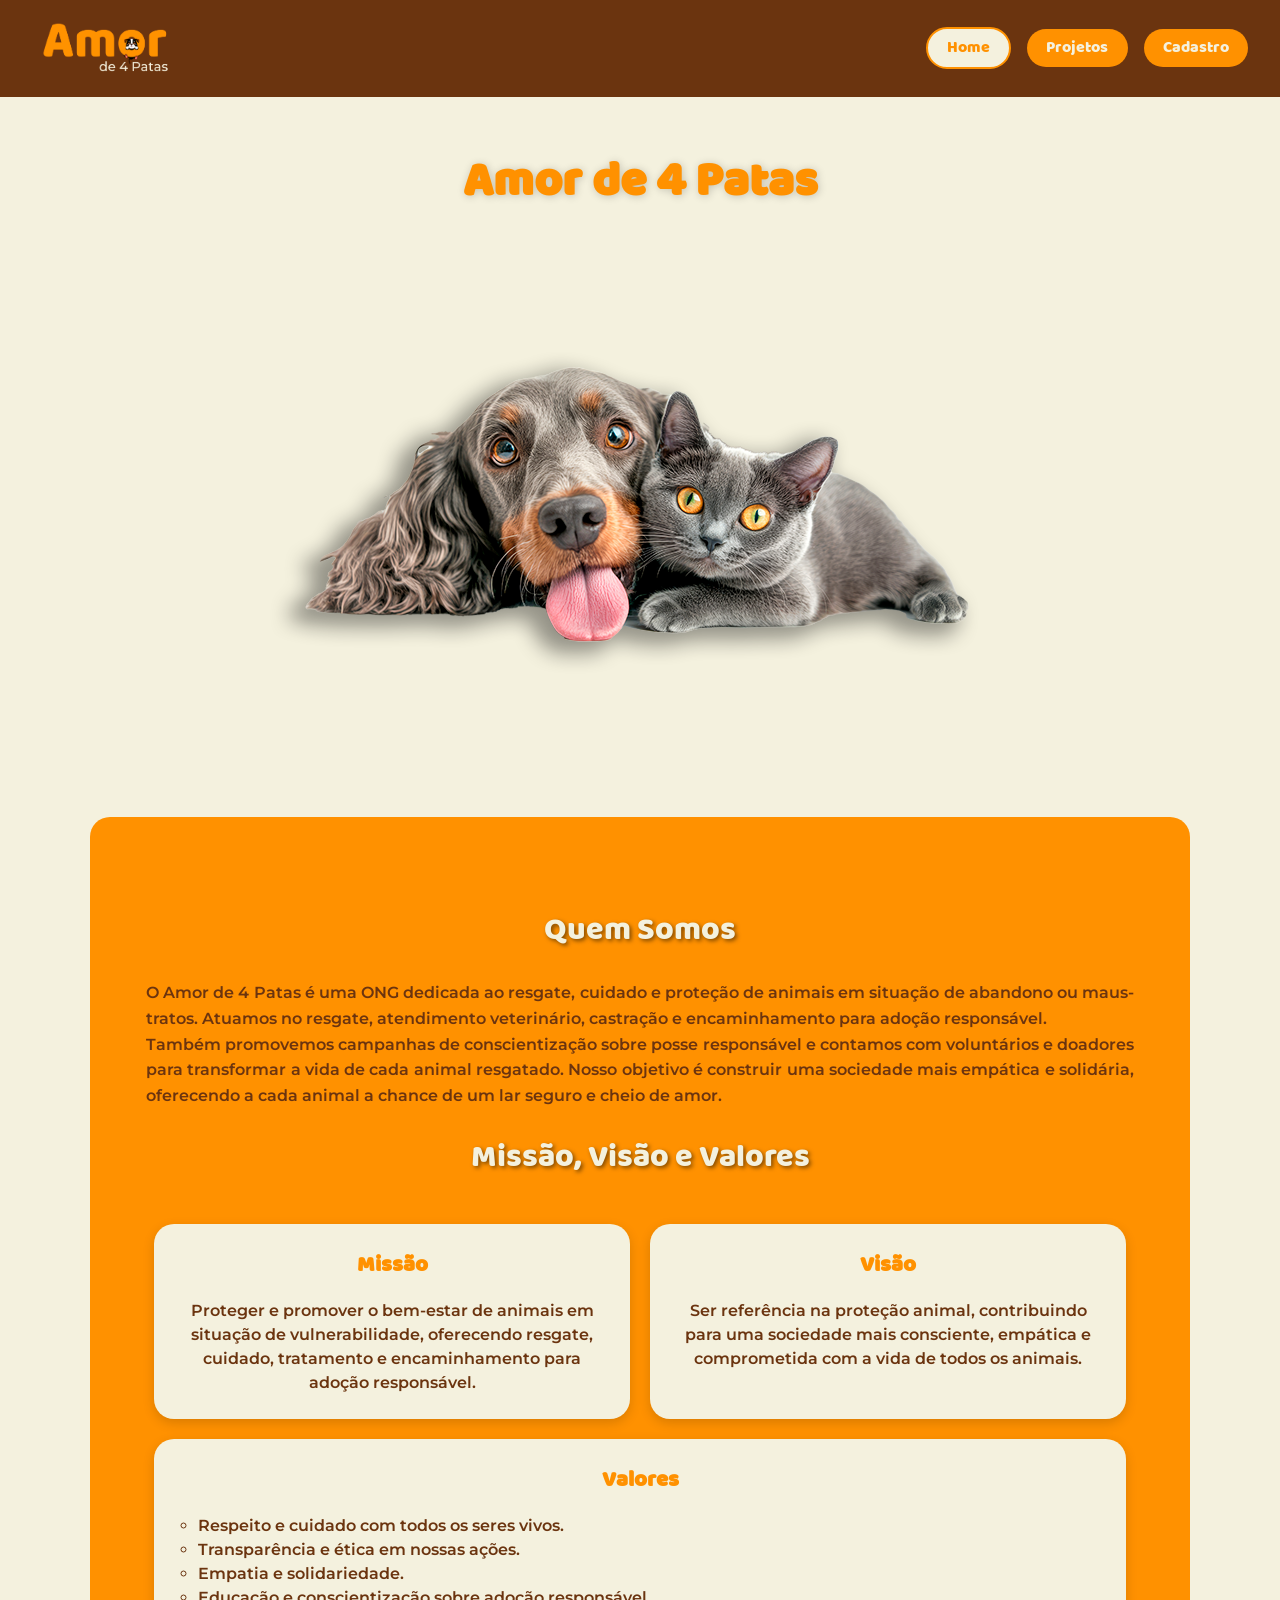
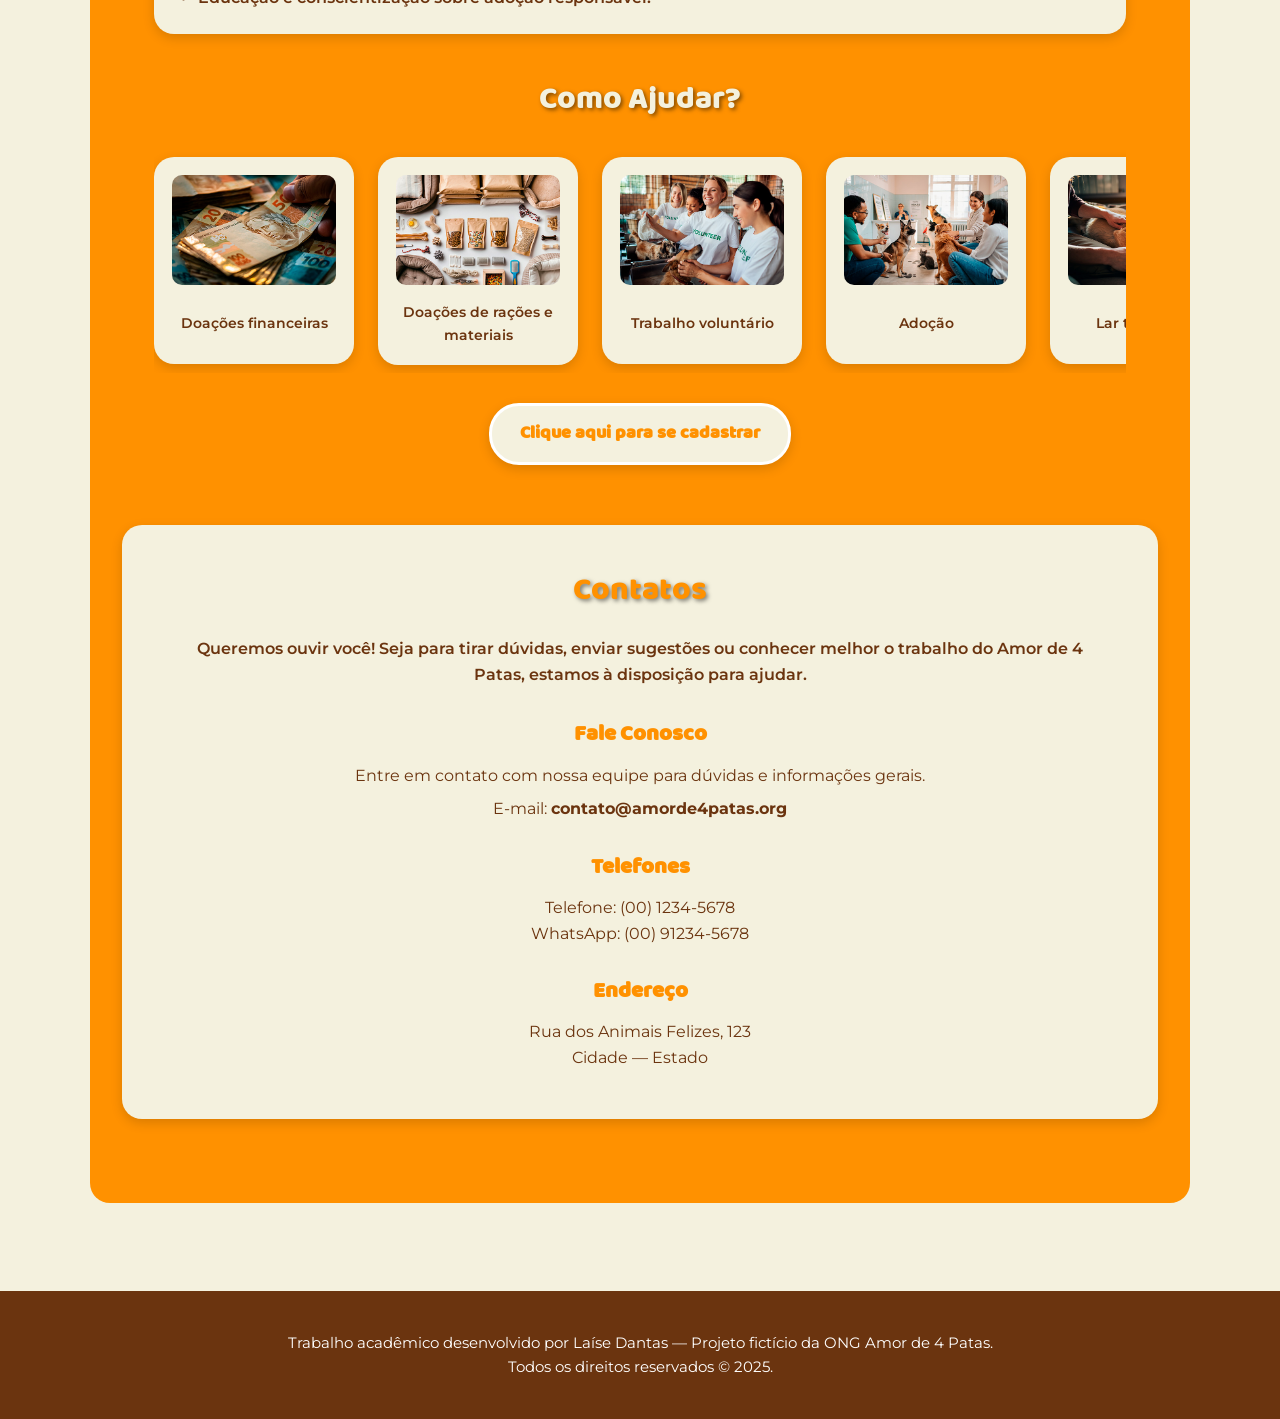
<file: index.html>
<!DOCTYPE html>
<html lang="pt-br">

<head>
    <meta charset="UTF-8">
    <meta name="viewport" content="width=device-width, initial-scale=1.0">
    <title>ONG Amor de 4 Patas</title>
    <link rel="shortcut icon" href="imagens/logo-favicon/favicon.ico" type="image/x-icon">
    <link rel="stylesheet" href="css/estilos.css">
    <link rel="preconnect" href="https://fonts.googleapis.com">
    <link rel="preconnect" href="https://fonts.gstatic.com" crossorigin>
    <link href="https://fonts.googleapis.com/css2?family=Montserrat:ital,wght@0,100..900;1,100..900&display=swap" rel="stylesheet">
</head>

<body class="page">
    <!-- Cabeçalho -->
    <header class="header">
        <div class="header__logo">
            <img src="imagens/logo-favicon/Sem título-1-01.png" alt="Ícone de cachorro">
        </div>

        <!-- Checkbox hack -->
        <input type="checkbox" id="menu-toggle" class="menu-toggle" />
        <label for="menu-toggle" class="hamburger">
            <span></span>
            <span></span>
            <span></span>
        </label>

        <nav class="header__nav">
            <a href="index.html" class="btn-nav ativo">Home</a>
            <a href="projetos.html" class="btn-nav">Projetos</a>
            <a href="cadastro.html" class="btn-nav">Cadastro</a>
        </nav>
    </header>

    <!-- Conteúdo principal -->
    <main>
        <h1 class="header-title">Amor de 4 Patas</h1>
        <img src="imagens/home/imagem-home-desk.png" alt="Imagem principal" class="home-img">

        <!-- Seção Quem Somos -->
        <div class="principal">
            <section class="quem-somos">
                <h2>Quem Somos</h2>
                <p>
                    O Amor de 4 Patas é uma ONG dedicada ao resgate, cuidado e proteção de animais em situação de abandono ou maus-tratos.
                    Atuamos no resgate, atendimento veterinário, castração e encaminhamento para adoção responsável.<br>
                    Também promovemos campanhas de conscientização sobre posse responsável e contamos com voluntários e doadores para transformar a vida de cada animal resgatado.
                    Nosso objetivo é construir uma sociedade mais empática e solidária, oferecendo a cada animal a chance de um lar seguro e cheio de amor.
                </p>
            </section>

            <!-- Seção Missão, Visão e Valores -->
            <h2>Missão, Visão e Valores</h2>
            <section class="mvv">
                <article class="box-missao">
                    <h3>Missão</h3>
                    <p>Proteger e promover o bem-estar de animais em situação de vulnerabilidade, oferecendo resgate, cuidado, tratamento e encaminhamento para adoção responsável.</p>
                </article>
                <article class="box-visao">
                    <h3>Visão</h3>
                    <p>Ser referência na proteção animal, contribuindo para uma sociedade mais consciente, empática e comprometida com a vida de todos os animais.</p>
                </article>
                <article class="box-valores">
                    <h3>Valores</h3>
                    <ul>
                        <li>Respeito e cuidado com todos os seres vivos.</li>
                        <li>Transparência e ética em nossas ações.</li>
                        <li>Empatia e solidariedade.</li>
                        <li>Educação e conscientização sobre adoção responsável.</li>
                    </ul>
                </article>
            </section>

            <!-- Seção Como Ajudar -->
            <section class="como-ajudar">
                <h2>Como Ajudar?</h2>

                <div class="cards-container">
                    <div class="card">
                        <img src="imagens/como-ajudar/doacao.jpg" alt="Doações financeiras">
                        <p>Doações financeiras</p>
                    </div>

                    <div class="card">
                        <img src="imagens/como-ajudar/racao.jpg" alt="Doações de rações e materiais">
                        <p>Doações de rações e materiais</p>
                    </div>

                    <div class="card">
                        <img src="imagens/como-ajudar/voluntario.jpg" alt="Trabalho voluntário">
                        <p>Trabalho voluntário</p>
                    </div>

                    <div class="card">
                        <img src="imagens/como-ajudar/adocao.jpg" alt="Adoção">
                        <p>Adoção</p>
                    </div>

                    <div class="card">
                        <img src="imagens/como-ajudar/lar-temporario.jpg" alt="Lar temporário">
                        <p>Lar temporário</p>
                    </div>
                </div>

                <a class="cta-cadastro" href="cadastro.html">Clique aqui para se cadastrar</a>
            </section>

            <!-- Seção Contatos -->
            <section class="contatos">
                <h2>Contatos</h2>
                <p class="contatos-intro">
                    Queremos ouvir você! Seja para tirar dúvidas, enviar sugestões ou conhecer melhor o trabalho do Amor de 4 Patas, estamos à disposição para ajudar.
                </p>

                <div class="contatos-container">
                    <div class="contato-card">
                        <h3>Fale Conosco</h3>
                        <p>Entre em contato com nossa equipe para dúvidas e informações gerais.</p>
                        <p>E-mail: <strong>contato@amorde4patas.org</strong></p>
                    </div>

                    <div class="contato-card">
                        <h3>Telefones</h3>
                        <ul>
                            <li>Telefone: (00) 1234-5678</li>
                            <li>WhatsApp: (00) 91234-5678</li>
                        </ul>
                    </div>

                    <div class="contato-card">
                        <h3>Endereço</h3>
                        <p>Rua dos Animais Felizes, 123<br>Cidade — Estado</p>
                    </div>
                </div>
            </section>
        </div>
    </main>

    <!-- Rodapé -->
    <footer>
        <p>Trabalho acadêmico desenvolvido por Laíse Dantas — Projeto fictício da ONG Amor de 4 Patas.<br>
            Todos os direitos reservados © 2025.</p>
    </footer>
</body>

</html>
</file>
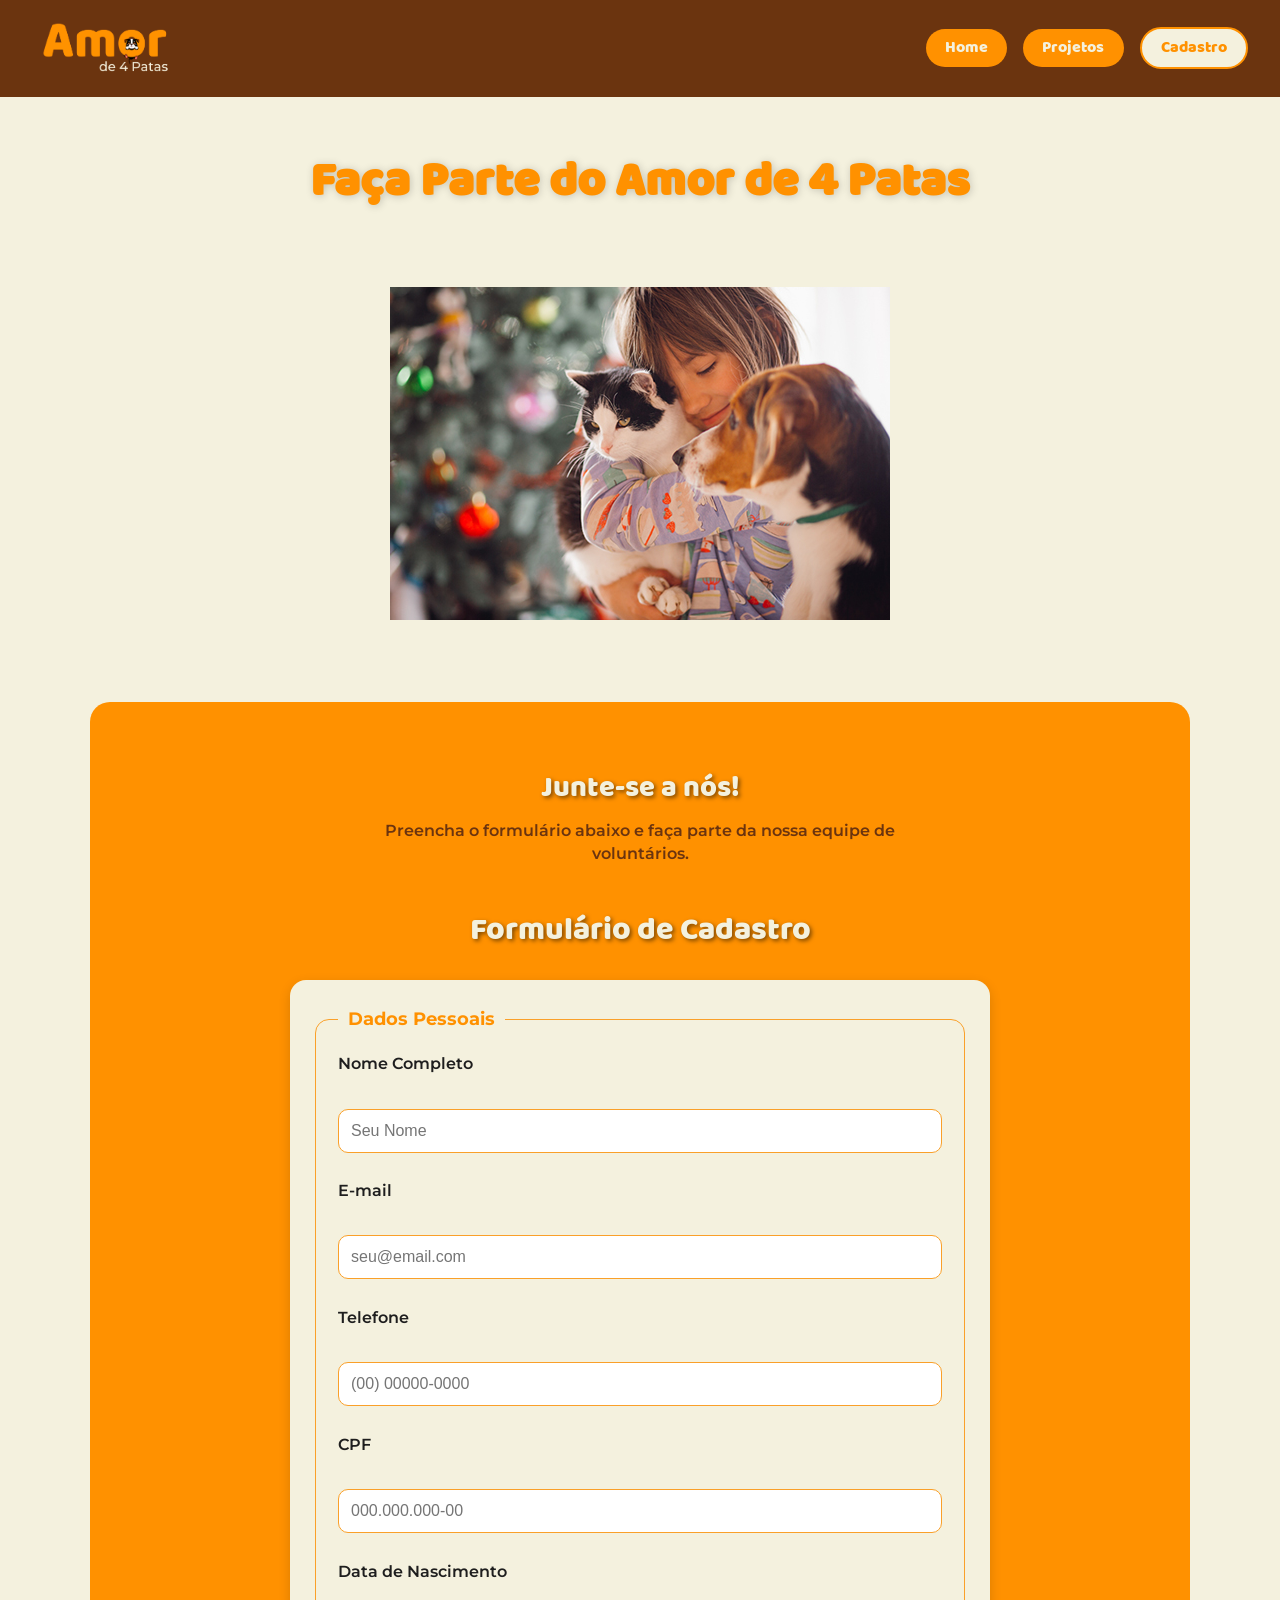
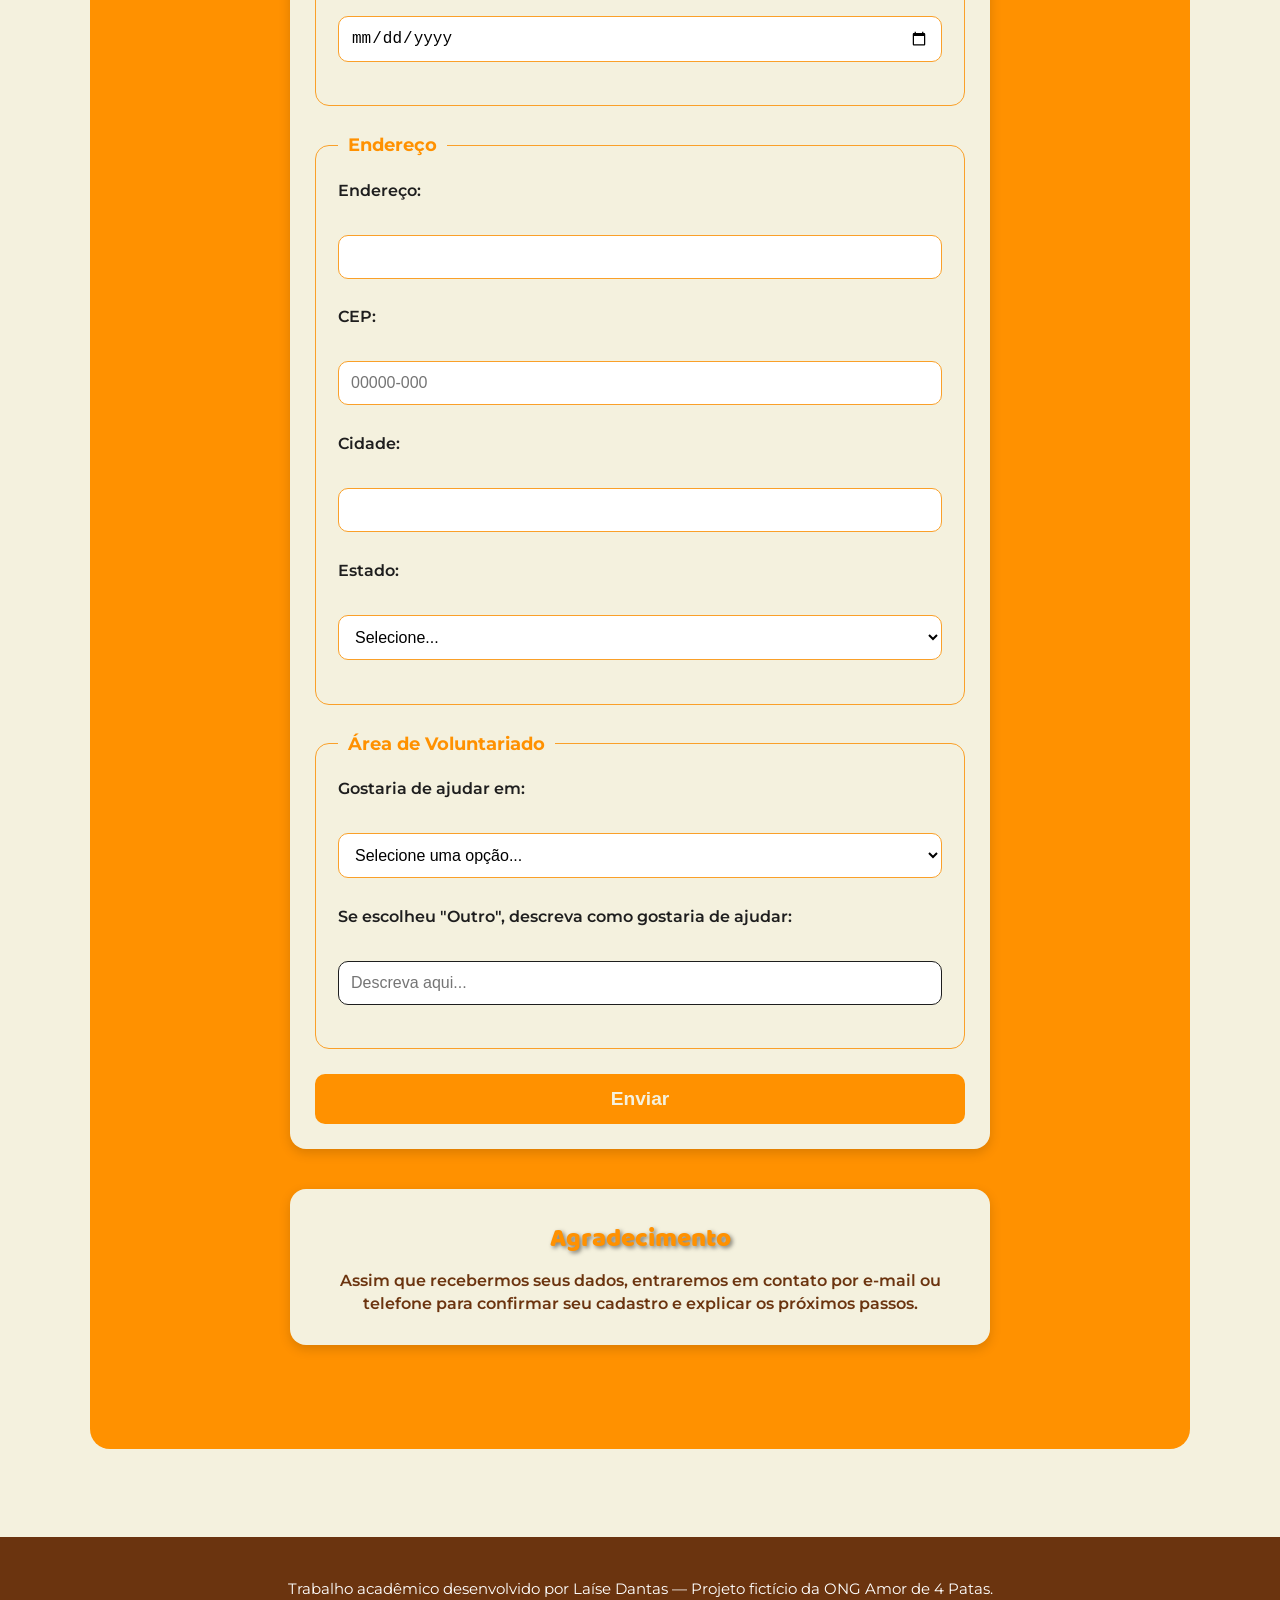
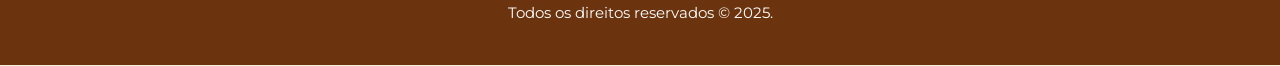
<file: cadastro.html>
<!DOCTYPE html>
<html lang="pt-br">

<head>
    <meta charset="UTF-8">
    <meta name="viewport" content="width=device-width, initial-scale=1.0">
    <title>ONG Amor de Patas</title>
    <link rel="shortcut icon" href="imagens/logo-favicon/favicon.ico" type="image/x-icon">
    <link rel="stylesheet" href="css/estilos.css">
    <link rel="preconnect" href="https://fonts.googleapis.com">
    <link rel="preconnect" href="https://fonts.gstatic.com" crossorigin>
    <link href="https://fonts.googleapis.com/css2?family=Montserrat:ital,wght@0,100..900;1,100..900&display=swap"
        rel="stylesheet">
</head>

<body class="page">
    <!-- Cabeçalho com título e menu de navegação -->
    <header class="header">
        <div class="header__logo">
            <img src="imagens/logo-favicon/Sem título-1-01.png" alt="Ícone cachorro">
        </div>

        <!-- Checkbox hack -->
        <input type="checkbox" id="menu-toggle" class="menu-toggle" />
        <label for="menu-toggle" class="hamburger">
            <span></span>
            <span></span>
            <span></span>
        </label>

        <nav class="header__nav">
            <a href="index.html" class="btn-nav">Home</a>
            <a href="projetos.html" class="btn-nav">Projetos</a>
            <a href="cadastro.html" class="btn-nav ativo">Cadastro</a>
        </nav>
    </header>

    <!-- Conteúdo principal -->
    <main>
        <!-- Seção de imagem responsiva -->
        <h1 class="header-title">Faça Parte do Amor de 4 Patas</h1>
        <img src="imagens/cadastro/cadastro-desktop.jpg" alt="Cadastro" class="img-fundo">

        <!-- Seção de introdução ao formulário -->
        <div class="principal">
            <section>
                <h2 class="form-titulo">Junte-se a nós!</h2>
                <p class="form-sub">
                    Preencha o formulário abaixo e faça parte da nossa equipe de voluntários.
                </p>
            </section>

            <!-- Seção do formulário de cadastro -->
            <section>
                <h2>Formulário de Cadastro</h2>

                <form action="https://formspree.io/f/xpwykown" method="POST">
                    <!-- DADOS PESSOAIS -->
                    <fieldset>
                        <legend>Dados Pessoais</legend>
                        <label for="nome">Nome Completo</label><br>
                        <input type="text" id="nome" name="nome" placeholder="Seu Nome" required><br><br>

                        <label for="email">E-mail</label><br>
                        <input type="email" id="email" name="email" placeholder="seu@email.com" required><br><br>

                        <label for="telefone">Telefone</label><br>
                        <input type="tel" id="telefone" name="telefone" pattern="\(\d{2}\)\s?\d{4,5}-\d{4}"
                            placeholder="(00) 00000-0000" required><br><br>

                        <label for="cpf">CPF</label><br>
                        <input type="text" id="cpf" name="cpf" pattern="\d{3}\.\d{3}\.\d{3}-\d{2}"
                            placeholder="000.000.000-00" required><br><br>

                        <label for="nascimento">Data de Nascimento</label><br>
                        <input type="date" id="nascimento" name="nascimento" required><br><br>
                    </fieldset>

                    <!-- ENDEREÇO -->
                    <fieldset>
                        <legend>Endereço</legend>
                        <label for="endereco">Endereço:</label><br>
                        <input type="text" id="endereco" name="endereco" required><br><br>

                        <label for="cep">CEP:</label><br>
                        <input type="text" id="cep" name="cep" pattern="\d{5}-\d{3}" placeholder="00000-000" required><br><br>

                        <label for="cidade">Cidade:</label><br>
                        <input type="text" id="cidade" name="cidade" required><br><br>

                        <label for="estado">Estado:</label><br>
                        <select id="estado" name="estado" required>
                            <option value="">Selecione...</option>
                            <option value="AC">Acre</option>
                            <option value="AL">Alagoas</option>
                            <option value="AP">Amapá</option>
                            <option value="AM">Amazonas</option>
                            <option value="BA">Bahia</option>
                            <option value="CE">Ceará</option>
                            <option value="DF">Distrito Federal</option>
                            <option value="ES">Espírito Santo</option>
                            <option value="GO">Goiás</option>
                            <option value="MA">Maranhão</option>
                            <option value="MT">Mato Grosso</option>
                            <option value="MS">Mato Grosso do Sul</option>
                            <option value="MG">Minas Gerais</option>
                            <option value="PA">Pará</option>
                            <option value="PB">Paraíba</option>
                            <option value="PR">Paraná</option>
                            <option value="PE">Pernambuco</option>
                            <option value="PI">Piauí</option>
                            <option value="RJ">Rio de Janeiro</option>
                            <option value="RN">Rio Grande do Norte</option>
                            <option value="RS">Rio Grande do Sul</option>
                            <option value="RO">Rondônia</option>
                            <option value="RR">Roraima</option>
                            <option value="SC">Santa Catarina</option>
                            <option value="SP">São Paulo</option>
                            <option value="SE">Sergipe</option>
                            <option value="TO">Tocantins</option>
                        </select><br><br>
                    </fieldset>

                    <!-- VOLUNTARIADO -->
                    <fieldset>
                        <legend>Área de Voluntariado</legend>
                        <label for="ajuda">Gostaria de ajudar em:</label><br>
                        <select id="ajuda" name="ajuda" required>
                            <option value="">Selecione uma opção...</option>
                            <option value="resgate">Resgate de animais</option>
                            <option value="abrigo">Cuidado em abrigos</option>
                            <option value="eventos">Eventos e campanhas</option>
                            <option value="veterinario">Veterinário</option>
                            <option value="midia">Mídias e divulgação</option>
                            <option value="lar temporario">Lar Temporário</option>
                            <option value="outro">Outro</option>
                        </select><br><br>

                        <label for="ajuda_outro">Se escolheu "Outro", descreva como gostaria de ajudar:</label><br>
                        <input type="text" id="ajuda_outro" name="ajuda_outro" placeholder="Descreva aqui..."><br><br>
                    </fieldset>

                    <!-- BOTÃO DE ENVIO -->
                    <button type="submit">Enviar</button>
                </form>
            </section>

            <!-- Seção de agradecimento -->
            <section class="agradecimento-section">
                <h2>Agradecimento</h2>
                <p>
                    Assim que recebermos seus dados, entraremos em contato por e-mail ou telefone para confirmar seu
                    cadastro e explicar os próximos passos.
                </p>
            </section>

        </div>

    </main>

    <!-- Rodapé -->
    <footer>
        <p>
            Trabalho acadêmico desenvolvido por Laíse Dantas — Projeto fictício da ONG Amor de 4 Patas.<br>
            Todos os direitos reservados © 2025.
        </p>
    </footer>
</body>

</html>
</file>
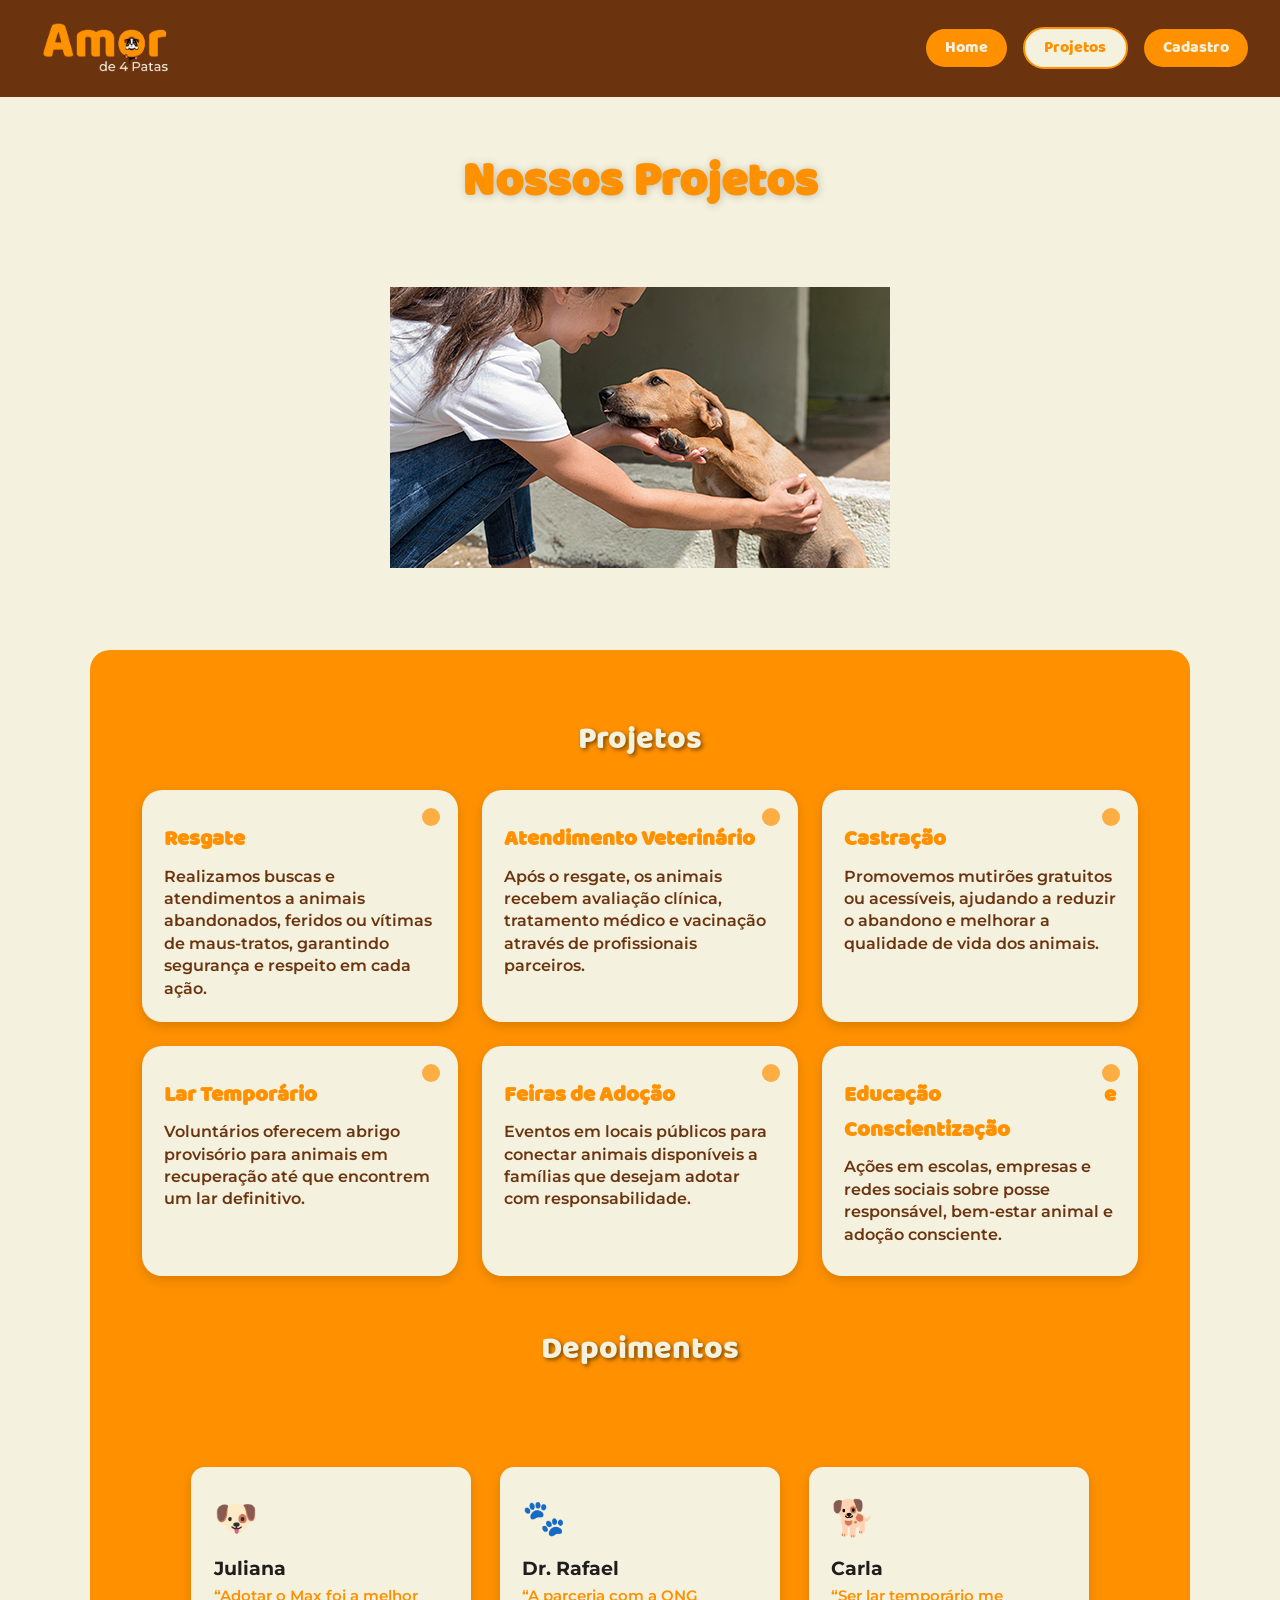
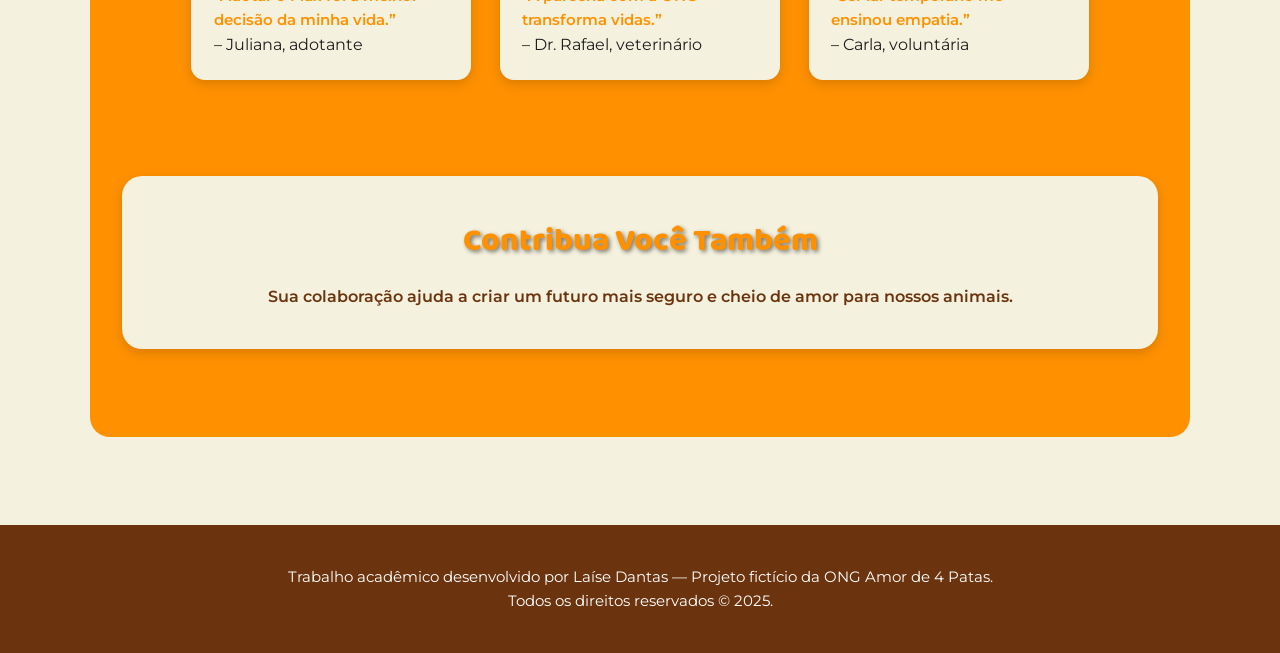
<file: projetos.html>
<!DOCTYPE html>
<html lang="pt-br">

<head>
    <meta charset="UTF-8">
    <meta name="viewport" content="width=device-width, initial-scale=1.0">
    <title>ONG Amor de Patas</title>
    <link rel="shortcut icon" href="imagens/logo-favicon/favicon.ico" type="image/x-icon">
    <link rel="stylesheet" href="css/estilos.css">
    <link rel="preconnect" href="https://fonts.googleapis.com">
    <link rel="preconnect" href="https://fonts.gstatic.com" crossorigin>
    <link href="https://fonts.googleapis.com/css2?family=Montserrat:ital,wght@0,100..900;1,100..900&display=swap"
        rel="stylesheet">
</head>

<body class="page">
    <!-- Cabeçalho com título e menu de navegação -->
    <header class="header">
        <div class="header__logo">
            <img src="imagens/logo-favicon/Sem título-1-01.png" alt="Ícone cachorro">
        </div>

        <!-- Checkbox hack -->
        <input type="checkbox" id="menu-toggle" class="menu-toggle" />
        <label for="menu-toggle" class="hamburger">
            <span></span>
            <span></span>
            <span></span>
        </label>

        <nav class="header__nav">
            <a href="index.html" class="btn-nav">Home</a>
            <a href="projetos.html" class="btn-nav ativo">Projetos</a>
            <a href="cadastro.html" class="btn-nav">Cadastro</a>
        </nav>
    </header>

    <!-- Conteúdo principal -->
    <main>
        <!-- Seção de imagem responsiva -->
        <h1 class="header-title">Nossos Projetos</h1>
        <img src="imagens/projetos/projetos-desktop.jpg" alt="Projetos" class="img-fundo">

        <!-- Seção de descrição dos projetos -->
        <div class="principal">
            <section class="projetos">
                <h2>Projetos</h2>

                <div class="lista-projetos">

                    <article class="card-projeto">
                        <span class="icon"></span>
                        <h3>Resgate</h3>
                        <p>
                            Realizamos buscas e atendimentos a animais abandonados, feridos ou vítimas de maus-tratos,
                            garantindo segurança e respeito em cada ação.
                        </p>
                    </article>

                    <article class="card-projeto">
                        <span class="icon"></span>
                        <h3>Atendimento Veterinário</h3>
                        <p>
                            Após o resgate, os animais recebem avaliação clínica, tratamento médico e vacinação através
                            de profissionais parceiros.
                        </p>
                    </article>

                    <article class="card-projeto">
                        <span class="icon"></span>
                        <h3>Castração</h3>
                        <p>
                            Promovemos mutirões gratuitos ou acessíveis, ajudando a reduzir o abandono e melhorar a
                            qualidade de vida dos animais.
                        </p>
                    </article>

                    <article class="card-projeto">
                        <span class="icon"></span>
                        <h3>Lar Temporário</h3>
                        <p>
                            Voluntários oferecem abrigo provisório para animais em recuperação até que encontrem um lar
                            definitivo.
                        </p>
                    </article>

                    <article class="card-projeto">
                        <span class="icon"></span>
                        <h3>Feiras de Adoção</h3>
                        <p>
                            Eventos em locais públicos para conectar animais disponíveis a famílias que desejam adotar
                            com responsabilidade.
                        </p>
                    </article>

                    <article class="card-projeto">
                        <span class="icon"></span>
                        <h3>Educação e Conscientização</h3>
                        <p>
                            Ações em escolas, empresas e redes sociais sobre posse responsável, bem-estar animal e
                            adoção consciente.
                        </p>
                    </article>

                </div>
            </section>

            <h2 class="depoimentos-title">Depoimentos</h2>

            <section class="depoimentos">

                <!-- Juliana -->
                <details class="card-depoimento">
                    <summary>
                        <div class="emoji">🐶</div>
                        <h3>Juliana</h3>
                        <blockquote>
                            <p>“Adotar o Max foi a melhor decisão da minha vida.”</p>
                        </blockquote>
                        <p class="autor">– Juliana, adotante</p>
                    </summary>

                    <div class="texto-completo">
                        Conheci a ONG Amor de 4 Patas em uma feira de adoção. O Max estava tímido,
                        mas bastou um olhar para eu saber que ele seria parte da minha família.
                        Hoje ele é meu companheiro inseparável, e sou grata por todo o cuidado
                        que ele recebeu antes de chegar até mim.
                    </div>
                </details>

                <!-- Rafael -->
                <details class="card-depoimento">
                    <summary>
                        <div class="emoji">🐾</div>
                        <h3>Dr. Rafael</h3>
                        <blockquote>
                            <p>“A parceria com a ONG transforma vidas.”</p>
                        </blockquote>
                        <p class="autor">– Dr. Rafael, veterinário</p>
                    </summary>

                    <div class="texto-completo">
                        Trabalhar com a equipe da ONG é inspirador. Eles tratam cada animal com
                        respeito e dedicação, fazendo um trabalho essencial para a saúde pública
                        e o bem-estar animal. É mais que voluntariado — é propósito.
                    </div>
                </details>

                <!-- Carla -->
                <details class="card-depoimento">
                    <summary>
                        <div class="emoji">🐕</div>
                        <h3>Carla</h3>
                        <blockquote>
                            <p>“Ser lar temporário me ensinou empatia.”</p>
                        </blockquote>
                        <p class="autor">– Carla, voluntária</p>
                    </summary>

                    <div class="texto-completo">
                        Já acolhi cinco animais em casa, e cada um deixou sua marca. Saber que pude
                        oferecer conforto e segurança até que encontrassem uma família é algo que
                        carrego com orgulho. A ONG me deu suporte em cada etapa.
                    </div>
                </details>

            </section>


            <!-- Seção de incentivo à colaboração -->
            <section class="cta-contribua">
                <h2>Contribua Você Também</h2>
                <p>Sua colaboração ajuda a criar um futuro mais seguro e cheio de amor para nossos animais.</p>
            </section>

        </div>

    </main>

    <!-- Rodapé -->
    <footer>
        <p>
            Trabalho acadêmico desenvolvido por Laíse Dantas — Projeto fictício da ONG Amor de 4 Patas.<br>
            Todos os direitos reservados © 2025.
        </p>
    </footer>
</body>

</html>
</file>
<file: css/estilos.css>
/* ---------- RESET & VARS ---------- */
* {
    margin: 0;
    padding: 0;
    box-sizing: border-box;
}

@font-face {
    font-family: 'Baloo';
    src: url('../fontes/Baloo-Regular.ttf') format('truetype');
    font-weight: 400;
    font-style: normal;
    font-display: swap;
}

:root {
    /* Cores */
    --color-primary-1: #ff9100;
    --color-primary-2: #faa029;
    --color-secondary-1: #6b340f;
    --color-secondary-2: #1e1e1e;
    --color-secondary-3: #a1480d;
    --color-neutral-1: #f4f1de;
    --color-neutral-2: #ffffff;
    --color-neutral-3: #000000;

    /* Sombras */
    --shadow-soft: 0 4px 12px rgba(0, 0, 0, 0.15);
    --hover-shadow: 0 8px 15px rgba(0, 0, 0, 0.192);

    /* Fontes */
    --font-primary: 'Baloo', sans-serif;
    --font-secondary: 'Montserrat', sans-serif;

    /* Tipografia */
    --fs-xs: 0.75rem;
    --fs-sm: 0.875rem;
    --fs-md: 1rem;
    --fs-lg: 1.375rem;
    --fs-xl: 2rem;
    --fs-xxl: 3rem;

    /* Espaçamentos */
    --sp-xxs: 0.25rem;
    --sp-xs: 0.5rem;
    --sp-sm: 1rem;
    --sp-md: 1.5rem;
    --sp-lg: 2rem;
    --sp-xl: 3rem;

    /* Bordas */
    --radius-sm: 6px;
    --radius-md: 12px;
    --radius-lg: 20px;

    /* Grid */
    --grid-columns: 12;
}

/* ---------- BASE ---------- */
html,
body {
    height: 100%;
}

body {
    font-family: var(--font-secondary);
    background: var(--color-neutral-1);
    color: var(--color-secondary-2);
    line-height: 1.6;
    -webkit-font-smoothing: antialiased;
    -moz-osx-font-smoothing: grayscale;
    display: flex;
    flex-direction: column;
    min-height: 100vh;
}

/* Links */
a {
    color: inherit;
    text-decoration: none;
}

/* Utility */
.container-center {
    width: 100%;
    max-width: 1200px;
    margin: 0 auto;
    padding: 0 1rem;
    box-sizing: border-box;
}

/* ---------- HEADER ---------- */
.header {
    width: 100%;
    background: var(--color-secondary-1);
    padding: 1rem 2rem;
    display: flex;
    align-items: center;
    justify-content: space-between;
    gap: 1rem;
    position: relative;
    z-index: 1000;
}

/* logo */
.header__logo {
    display: flex;
    align-items: center;
}

.header__logo img {
    width: 160px;
    max-width: 100%;
    height: auto;
    display: block;
    max-height: 68px;
    object-fit: contain;
}


/* hide the checkbox visual*/
.menu-toggle {
    display: none;
}

/* hamburger (label) */
.hamburger {
    display: none;
    align-items: center;
    justify-content: center;
    padding: 0.25rem;
    cursor: pointer;
}

.hamburger span {
    display: block;
    width: 28px;
    height: 3px;
    background: var(--color-neutral-2);
    border-radius: 3px;
    transition: transform .25s ease, opacity .25s ease;
}

/* nav (desktop) */
.header__nav {
    display: flex;
    gap: 1rem;
    align-items: center;
}

/* botões do nav */
.btn-nav {
    background-color: var(--color-primary-1);
    padding: .4rem 1.2rem;
    border-radius: 25px;
    font-family: var(--font-primary);
    color: var(--color-neutral-1);
    font-size: var(--fs-md);
    font-weight: 300;
    text-decoration: none;
    transition: transform .35s ease, box-shadow .35s ease, background-color .2s ease;
}
.btn-nav:focus {
    outline: none;
    transform: translateY(-4px);
    box-shadow: var(--hover-shadow);
    background-color: var(--color-secondary-2);
}
.btn-nav:hover {
    background-color: var(--color-secondary-2);
    transform: translateY(-4px);
    box-shadow: var(--hover-shadow);
}
.btn-nav.ativo {
    color: var(--color-primary-1);
    background: var(--color-neutral-1);
    border: 2px solid var(--color-primary-1);
}

/* ---------- MAIN / GRID ---------- */
main {
    flex: 1;
    padding: 3rem;
    display: grid;
    grid-template-columns: repeat(var(--grid-columns), 1fr);
    gap: 2rem;
    width: 100%;
    box-sizing: border-box;
}

main>* {
    grid-column: 1 / -1;
}

/* ---------- DIV PRINCIPAL---------- */
.principal {
    background-color: var(--color-primary-1);
    padding: 24px;
    margin: 40px auto;
    border-radius: var(--radius-lg);
    width: 100%;
    max-width: 1100px;
    box-sizing: border-box;
}


/* título principal */
h1.header-title {
    font-family: var(--font-primary);
    font-size: var(--fs-xxl);
    color: var(--color-primary-1);
    text-shadow: 1px 1px 8px rgba(0, 0, 0, 0.192);
    text-align: center;
    margin-bottom: 1.5rem;
}

/* sections */
section {
    margin-top: 2.5rem;
}

/* imagens responsivas */
.home-img,
.img-fundo {
    display: block;
    max-width: 100%;
    height: auto;
    margin: 10px auto;
    
}

/* ---------- QUEM SOMOS ---------- */
.quem-somos {
    padding: var(--sp-md);
    font-family: var(--font-secondary);
    font-size: var(--fs-md);
    font-weight: 600;
    color: var(--color-secondary-1);
    text-align: justify;
    background: transparent;
}

/* ---------- TÍTULOS H2 ---------- */
h2 {
    font-family: var(--font-primary);
    font-size: var(--fs-xl);
    color: var(--color-neutral-1);
    text-shadow: 2px 2px 4px rgba(0, 0, 0, 0.5);
    margin-bottom: var(--sp-md);
    text-align: center;
    font-weight: 300;
}

/* ---------- MVV (Missão/Visão/Valores) ---------- */
.mvv {
    display: flex;
    flex-wrap: wrap;
    gap: 20px;
    align-items: stretch;
}

/* ---------- CARDS MVV ---------- */
.box-missao,
.box-visao,
.box-valores {
    background: var(--color-neutral-1);
    padding: var(--sp-md);
    border-radius: var(--radius-lg);
    box-shadow: var(--shadow-soft);
    text-align: center;
    transition: transform .35s ease, box-shadow .35s ease, background-color .2s ease;
    min-width: 250px;
}

.box-missao:hover,
.box-visao:hover,
.box-valores:hover {
    transform: translateY(-4px);
    background: var(--color-neutral-2);
    box-shadow: var(--hover-shadow);
}

/* ---------- LAYOUT INTERNO ---------- */
.box-missao,
.box-visao {
    flex: 1 1 calc(50% - 20px);
}

.box-valores {
    flex: 1 1 100%;
}

/* ---------- TÍTULOS ---------- */
.box-missao h3,
.box-visao h3,
.box-valores h3 {
    font-family: var(--font-primary);
    font-size: var(--fs-lg);
    color: var(--color-primary-1);
    margin-bottom: var(--sp-sm);
}

/* ---------- CONTEÚDO ---------- */
.box-missao p,
.box-visao p,
.box-valores ul {
    font-family: var(--font-secondary);
    font-size: var(--fs-md);
    color: var(--color-secondary-1);
    line-height: 1.5;
    font-weight: 600;
}

.box-valores ul {
    list-style-type: circle;
    padding-left: 20px;
    text-align: justify;
}

/* ---------- CARDS DA HOME ---------- */
.cards-container {
    display: flex;
    gap: var(--sp-md);
    align-items: flex-start;
    padding: var(--sp-xs) 0;
    overflow-x: auto;
    -webkit-overflow-scrolling: touch;
    scroll-behavior: smooth;
    width: 100%;
}

.cards-container a {
    flex: 0 0 auto;
    display: block;
    text-decoration: none;
    color: inherit;
}

.card {
    background: var(--color-neutral-1);
    color: var(--color-secondary-1);
    padding: var(--sp-sm);
    border-radius: var(--radius-lg);
    border: 2px solid transparent;
    box-shadow: var(--shadow-soft);
    text-align: center;
    transition: transform .35s ease, box-shadow .35s ease, background-color .2s ease, border-color .2s ease;
    flex-shrink: 0;
    width: 200px; /* pode ajustar conforme necessário */
}

.card img {
    width: 100%;
    height: 110px;
    object-fit: cover;
    border-radius: 10px;
}

.card p {
    margin-top: var(--sp-xs);
    font-weight: 600;
    font-size: 0.9rem;
    min-height: 45px;
    display: flex;
    align-items: center;
    justify-content: center;
    text-align: center;
}

.card:hover {
    background: var(--color-neutral-2);
    transform: translateY(-4px);
    box-shadow: var(--hover-shadow);
    border-color: rgba(0, 0, 0, 0.05);
}


/* ---------- CTA ---------- */
.cta-cadastro {
    display: block;
    width: fit-content;
    margin: 30px auto;
    background: var(--color-neutral-1);
    color: var(--color-primary-1);
    font-family: var(--font-primary);
    font-weight: 700;
    font-size: 1.1rem;
    padding: 14px 28px;
    border-radius: 30px;
    border: 3px solid #ffffff;
    text-decoration: none;
    box-shadow: var(--shadow-soft);
    transition: transform .35s ease, box-shadow .35s ease, background-color .25s ease;
    cursor: pointer;
    text-align: center;
}

.cta-cadastro:hover {
    background: var(--color-secondary-1);
    color: var(--color-neutral-2);
    transform: translateY(-4px);
    box-shadow: var(--hover-shadow);
}

/* ---------- SEÇÃO CONTATOS ---------- */
.contatos {
    max-width: 1100px;
    margin: 60px auto;
    background: var(--color-neutral-1);
    padding: 40px 50px;
    border-radius: var(--radius-lg);
    box-shadow: var(--shadow-soft);
    text-align: center;
    transition: transform .25s ease, box-shadow .25s ease;
}

.contatos:hover {
    transform: translateY(-4px);
    box-shadow: var(--hover-shadow);
}

/* título da seção */
.contatos h2 {
    font-family: var(--font-primary);
    font-size: var(--fs-xl);
    color: var(--color-primary-1);
    margin-bottom: 20px;
}

/* introdução da seção */
.contatos-intro {
    font-family: var(--font-secondary);
    font-size: var(--fs-md);
    font-weight: 600;
    color: var(--color-secondary-1);
    margin-bottom: 30px;
    text-align: center;
}

/* cards/container */
.contatos-container {
    display: flex;
    flex-direction: column;
    gap: 20px;
    align-items: center;
}

/* cada contato individual */
.contato-card {
    text-align: center;
}

.contato-card h3 {
    font-family: var(--font-primary);
    font-size: var(--fs-lg);
    color: var(--color-primary-1);
    margin-bottom: 10px;
}

.contato-card p,
.contato-card ul {
    font-family: var(--font-secondary);
    font-size: var(--fs-md);
    color: var(--color-secondary-1);
    margin-bottom: 8px;
}

.contato-card ul {
    list-style: none;
    padding: 0;
}
/* ---------- PROJETOS ---------- */
.projetos {
    max-width: 1200px;
    margin: 40px auto;
    padding: 0 20px;
    text-align: center;
}

.projetos h2 {
    margin-bottom: 25px;
    font-family: var(--font-primary);
    font-size: var(--fs-xl);
    color: var(--color-neutral-1);
}

/* Grid de projetos */
.lista-projetos {
    display: grid;
    grid-template-columns: repeat(3, 1fr);
    gap: 24px;
}

/* Card de projeto */
.card-projeto {
    background: var(--color-neutral-1);
    padding: 22px;
    border-radius: var(--radius-lg);
    box-shadow: var(--shadow-soft);
    text-align: left;
    position: relative;
    min-height: 230px;
    transition: transform 0.3s ease, box-shadow 0.3s ease, background-color 0.3s ease;
}

.card-projeto:hover {
    background: var(--color-neutral-2);
    transform: translateY(-4px);
    box-shadow: var(--hover-shadow);
    border-color: rgba(0, 0, 0, 0.05);
}

/* Icon no card */
.card-projeto .icon {
    width: 18px;
    height: 18px;
    background: var(--color-primary-1);
    border-radius: 50%;
    position: absolute;
    top: 18px;
    right: 18px;
    opacity: 0.7;
}

/* Títulos dos cards */
.card-projeto h3 {
    margin: 10px 0 8px;
    color: var(--color-primary-1);
    font-family: var(--font-primary);
    text-align: justify;
    font-size: var(--fs-lg);
}

/* Parágrafos dos cards */
.card-projeto p {
    font-family: var(--font-secondary);
    color: var(--color-secondary-1);
    line-height: 1.4;
    font-size: var(--fs-md);
    font-weight: 600;
}


/* ---------- DEPOIMENTOS ---------- */
.depoimentos-title {
    font-family: var(--font-primary);
    font-size: var(--fs-xl);
    color: var(--color-neutral-1);
    text-align: center;
    margin: 3rem 0 2rem;
}

.depoimentos {
    padding: 2rem 1rem;
    text-align: center;
    margin-top: 60px;
    display: flex;
    flex-wrap: wrap;
    justify-content: center;
    gap: 1.8rem;
}

/* CARD (details vira o card inteiro) */
.card-depoimento {
    width: 260px;
    background: var(--color-neutral-1);
    padding: 1.4rem;
    border-radius: 14px;
    box-shadow: var(--shadow-soft);
    text-align: left;
    cursor: pointer;
    transition: transform .3s ease, background-color .3s ease;
    position: relative;
}

/* Remove seta padrão do <details> */
.card-depoimento summary {
    list-style: none;
}
.card-depoimento summary::-webkit-details-marker {
    display: none;
}

/* Emoji */
.card-depoimento .emoji {
    font-size: 2.2rem;
    margin-bottom: 0.5rem;
}

/* Preview */
.card-depoimento blockquote p {
    font-size: 0.95rem;
    font-weight: 600;
    color: var(--color-primary-1);
}

/* Texto completo */
.texto-completo {
    margin-top: 0.7rem;
    font-size: 0.9rem;
    line-height: 1.4;
    padding-top: .5rem;
}

/* Hover */
.card-depoimento:hover {
    transform: translateY(-4px);
    background-color: var(--color-neutral-2);
}

/* Estado ABERTO (quando clica no celular) */
.card-depoimento[open] {
    background-color: var(--color-neutral-2);
    transform: translateY(-4px);
}


.cta-contribua {
    max-width: 1100px;
    margin: 4rem auto; /* espaço em cima e embaixo */
    padding: 40px 30px;
    background: var(--color-neutral-1);
    color: var(--color-secondary-1);
    border-radius: var(--radius-lg);
    box-shadow: var(--shadow-soft);
    text-align: center;
    transition: transform 0.3s ease, box-shadow 0.3s ease;
}

.cta-contribua:hover {
    transform: translateY(-4px);
    box-shadow: var(--hover-shadow);
    background: var(--color-neutral-2);
}

.cta-contribua h2 {
    font-family: var(--font-primary);
    font-size: var(--fs-xl);
    color: var(--color-primary-1);
    margin-bottom: 1rem;
}

.cta-contribua p {
    font-family: var(--font-secondary);
    font-size: var(--fs-md);
    font-weight: 600;
}

/* =============================
        PAGINA CADASTRO 
   ============================= */

/* TITULOS */
.form-titulo {
    font-size: 1.8rem;
    color: var(--color-neutral-1);
    text-align: center;
    margin-bottom: 8px;
}

.form-sub {
    font-size: 1rem;
    color: var(--color-secondary-1);
    font-weight: 600;
    text-align: center;
    max-width: 600px;
    margin: 0 auto 25px auto; 
    line-height: 1.4;
}

/* FORMULÁRIO */
section form {
    max-width: 700px;
    margin: 0 auto;
    padding: 25px;
    background: var(--color-neutral-1);
    border-radius: 16px;
    box-shadow: var(--shadow-soft);
    display: flex;
    flex-direction: column;
    gap: 25px;
}

/* TITULO DENTRO DO FORM */
form h2 {
    text-align: center;
    margin-bottom: 20px;
    font-size: 1.8rem;
    color: var(--color-neutral-1);
}

/* FIELDSETS */
form fieldset {
    border: 1.5px solid var(--color-primary-2);
    padding: 18px 22px;
    border-radius: 14px;
}

/* LEGEND */
form fieldset legend {
    display: inline-block;
    padding: 0 10px;
    font-weight: 700;
    color: var(--color-primary-1);
    font-size: 1.1rem;
}

/* LABEL */
form label {
    font-weight: 600;
    display: block;
    margin-bottom: 6px;
}

/* INPUTS E SELECTS */
form input,
form select {
    width: 100%;
    padding: 12px;
    border-radius: 10px;
    border: 1.5px solid var(--color-primary-2);
    background: var(--color-neutral-2);
    font-size: 1rem;
    transition: border-color .3s, box-shadow .3s, background .3s, color .3s;
}

/* Foco */
form input:focus,
form select:focus {
    border-color: var(--color-primary-1);
    box-shadow: 0 0 8px rgba(0,0,0,0.15);
    background: var(--color-neutral-1);
    outline: none;
}

/* Validação — CAMPO CORRETO */
form input:valid {
    border-color: var(--color-secondary-2);
}

/* Validação — CAMPO ERRADO */
form input:invalid:focus {
    border-color: var(--color-secondary-3);
}

/* BOTÃO */
form button {
    padding: 14px;
    border: none;
    border-radius: 10px;
    background: var(--color-primary-1);
    color: var(--color-neutral-1);
    font-size: 1.2rem;
    font-weight: 600;
    cursor: pointer;
    touch-action: manipulation;
    transition: background .3s, transform .3s;
}

form button:hover {
    background: var(--color-primary-2);
    transform: translateY(-3px);
}

/* =============================
   BADGES / TAGS
   ============================= */

.badge {
    display: inline-block;
    padding: 4px 10px;
    background: var(--color-primary-1);
    color: var(--color-neutral-1);
    border-radius: 20px;
    font-size: .8rem;
    font-weight: 600;
}

/* =============================
   ALERTA (SUCESSO / ERRO)
   ============================= */

.alert {
    padding: 14px 18px;
    border-radius: 12px;
    font-weight: 600;
    margin-bottom: 10px;
}

.alert-success {
    background: var(--color-neutral-2);
    color: var(--color-secondary-2);
}

.alert-error {
    background: var(--color-neutral-1);
    color: var(--color-secondary-3);
}

/* =============================
            TOAST 
   ============================= */
.toast {
    position: fixed;
    bottom: 20px;
    right: 20px;
    z-index: 10000;
    max-width: 320px;
    background: var(--color-primary-1);
    color: var(--color-neutral-1);
    padding: 16px 22px;
    border-radius: 14px;
    box-shadow: 0 4px 15px rgba(0,0,0,0.2);
    opacity: 0;
    animation: aparecer 6s forwards;
}

@keyframes aparecer {
    0% { opacity: 0; transform: translateY(20px); }
    10% { opacity: 1; transform: translateY(0); }
    90% { opacity: 1; }
    100% { opacity: 0; }
}

/* Seção de agradecimento estilo CTA */
.agradecimento-section {
    max-width: 700px;
    margin: 40px auto 80px auto;
    padding: 30px 25px;
    background: var(--color-neutral-1);
    color: var(--color-primary-1);
    text-align: center;
    border-radius: 16px;
    box-shadow: var(--shadow-soft);
    font-family: var(--font-primary);
    font-size: 1.2rem;
    font-weight: 600;
    transition: transform .35s ease, box-shadow .35s ease, background-color .25s ease;
}

.agradecimento-section:hover {
    background: var(--color-neutral-2);
    transform: translateY(-4px);
    box-shadow: var(--hover-shadow);
}

.agradecimento-section h2 {
    font-size: 1.6rem;
    margin-bottom: 10px;
    color: var(--color-primary-1);
}

.agradecimento-section p {
    font-size: 1rem;
    color: var(--color-secondary-1);
    line-height: 1.4;
    font-family: var(--font-secondary);
}


/* ---------- FOOTER ---------- */
footer {
    background-color: var(--color-secondary-1);
    color: var(--color-neutral-2);
    /* garante legibilidade */
    text-align: center;
    padding: 40px 20px;
    font-family: var(--font-secondary);
    font-size: 15px;
    line-height: 1.6;
    width: 100%;
    box-sizing: border-box;
}

/* =====================================================
   RESPONSIVIDADE COMPLETA — 5 BREAKPOINTS
   ===================================================== */


/* -----------------------------------------------------
   1) GRANDES TELAS (max 1400px)
   ----------------------------------------------------- */
@media (max-width: 1400px) {

    main,
    section,
    .principal {
        padding-left: 2rem;
        padding-right: 2rem;
    }

    .projetos {
        max-width: 1100px;
        padding: 0 20px;
    }

    .depoimentos {
        gap: 1.8rem;
    }

    .card-depoimento {
        width: 280px;
    }
}


/* -----------------------------------------------------
   2) TELAS MÉDIAS GRANDES (max 1200px)
   ----------------------------------------------------- */
@media (max-width: 1200px) {

    .mvv {
        gap: 18px;
    }

    .box-missao,
    .box-visao,
    .box-valores {
        padding: 12px;
    }

    /* Garantir alinhamento e sem colar nas laterais */
    main,
    section,
    .principal {
        padding-left: 1.5rem;
        padding-right: 1.5rem;
    }

    .lista-projetos {
        grid-template-columns: repeat(3, 1fr);
        gap: 22px;
    }

    .projetos {
        padding: 0 15px;
    }

        .depoimentos {
        justify-content: center;
        gap: 1.5rem;
    }

    .card-depoimento {
        width: 260px;
        padding: 1.3rem;
    }

}


/* -----------------------------------------------------
   3) TABLETS / TELAS MÉDIAS (max 992px)
   ----------------------------------------------------- */
@media (max-width: 992px) {

    .header {
        padding: 0.75rem 1rem;
    }

    .header__logo img {
        width: 140px;
        max-height: 64px;
    }

    /* HAMBURGUER (mantido como estava) */
    .hamburger {
        display: flex;
        width: 32px;
        height: 24px;
        flex-direction: column;
        justify-content: space-between;
        cursor: pointer;
    }

    .hamburger span {
        width: 100%;
        height: 3px;
        background-color: var(--color-neutral-2);
        border-radius: 3px;
        transition: 0.3s ease;
    }

    /* Esconde nav desktop */
    .header__nav {
        display: none;
    }

    /* Abre menu */
    #menu-toggle:checked~.header__nav {
        display: flex;
        position: absolute;
        top: calc(100% + 8px);
        right: 1rem;
        width: 220px;
        flex-direction: column;
        gap: 0.75rem;
        padding: 18px;
        background: var(--color-secondary-1);
        border-radius: 0 0 8px 8px;
        box-shadow: var(--shadow-soft);
        z-index: 999;
    }

    /* Anima X */
    #menu-toggle:checked+.hamburger span:nth-child(1) {
        transform: translateY(10px) rotate(45deg);
    }

    #menu-toggle:checked+.hamburger span:nth-child(2) {
        opacity: 0;
    }

    #menu-toggle:checked+.hamburger span:nth-child(3) {
        transform: translateY(-10px) rotate(-45deg);
    }

    /* Botões no menu mobile */
    #menu-toggle:checked~.header__nav .btn-nav {
        background: transparent;
        color: var(--color-neutral-1);
        border-radius: 8px;
        padding: 10px;
        text-align: left;
    }

    #menu-toggle:checked~.header__nav .btn-nav.ativo {
        background: rgba(255, 255, 255, 0.95);
        color: var(--color-primary-1);
        border: 2px solid var(--color-primary-1);
    }

    /* Quem somos */
    .quem-somos {
        font-size: var(--fs-md);
        line-height: normal;
        text-align: center;
    }

    /* Geral */
    main {
        padding: 1.5rem;
        gap: 1rem;
    }

    .mvv {
        gap: 15px;
    }

    .box-missao,
    .box-visao,
    .box-valores {
        min-width: auto;
        flex: 1 1 100%;
    }

    .home-img {
        margin: 5px auto;
    }

    .principal {
        margin: 20px 8px;
        padding: 16px;
    }

    section:last-of-type {
        margin: 30px 12px;
        padding: 24px;
    }

    /* Cards iguais */
    .card p {
        line-height: 1.3;
        min-height: 60px;
        /* 3 linhas */
        display: flex;
        align-items: center;
        justify-content: center;
        text-align: center;
    }

    /* CTA centralizado */
    .cta-cadastro {
        display: block;
        margin-left: auto;
        margin-right: auto;
        text-align: center;
    }

    /* Valores sem espaçamento estranho */
    .box-valores ul {
        padding-left: 18px !important;
    }

    .box-valores ul li {
        margin: 4px 0 !important;
        line-height: 1.2 !important;
        word-spacing: normal !important;
        letter-spacing: normal !important;
        white-space: normal !important;
    }

    .lista-projetos {
        grid-template-columns: repeat(2, 1fr);
        gap: 20px;
    }

    .card-projeto {
        padding: 20px;
    }

      .depoimentos {
        flex-wrap: wrap;
        justify-content: center;
        gap: 1.5rem;
    }

    .card-depoimento {
        width: 48%;
        min-width: 260px;
    }

    form {
        max-width: 95%;
    }

}



@media (max-width: 480px) {

    .header__logo img {
        width: 110px;
    }

    h1.header-title {
        font-size: 2rem;
    }

    .hamburger span {
        width: 24px;
        height: 3px;
    }

    header,
    footer {
        padding-left: 1rem !important;
        padding-right: 1rem !important;
    }

    footer {
        padding: 28px 14px;
        font-size: 14px;
        text-align: center;
    }

    .principal {
        margin: 12px 10px;
        padding: 16px;
    }

    main {
        padding: 1rem;
    }

    .quem-somos {
        font-size: var(--fs-sm);
        line-height: normal;
    }

    .card p {
        min-height: 60px;
        text-align: center;
    }

    .card {
        width: 160px;
    }

    main,
    section,
    .principal {
        padding-left: 1rem !important;
        padding-right: 1rem !important;
        margin-left: auto;
        margin-right: auto;
        box-sizing: border-box;
    }

    .box-valores ul li {
        text-align: left !important;
        line-height: 1.4 !important;
        word-spacing: normal !important;
        letter-spacing: normal !important;
        margin-bottom: 8px;
    }

    .lista-projetos {
        grid-template-columns: 1fr;
        gap: 18px;
    }

    .card-projeto {
        padding: 18px;
    }

    .card-projeto .icon {
        width: 15px;
        height: 15px;
        top: 14px;
        right: 14px;
    }

    .card-projeto p {
        font-size: 0.9rem;
    }

    .card-depoimento {
        width: 100%;
        padding: 1.2rem;
    }

    .emoji {
        font-size: 2rem;
    }

    form button {
        font-size: 1rem;
    }
}



@media (max-width: 360px) {

    body {
        padding-left: 0.5rem !important;
        padding-right: 0.5rem !important;
    }

    .header__logo img {
        width: 95px;
    }

    .card {
        width: 140px;
    }

    .card p {
        min-height: 70px;
    }

    .box-valores ul {
        padding-left: 15px !important;
    }

    .projetos {
        padding: 0 10px;
    }

    .lista-projetos {
        grid-template-columns: 1fr;
        gap: 16px;
    }

    .card-projeto {
        padding: 16px;
        min-height: auto;
    }

    .card-projeto .icon {
        width: 14px;
        height: 14px;
        top: 12px;
        right: 12px;
    }

    .card-projeto p {
        font-size: 0.85rem;
    }

    .card-depoimento {
        padding: 1rem;
        width: 100%;
    }

    .emoji {
        font-size: 1.8rem;
    }

    form input,
    form select {
        padding: 10px;
    }
}
</file>
